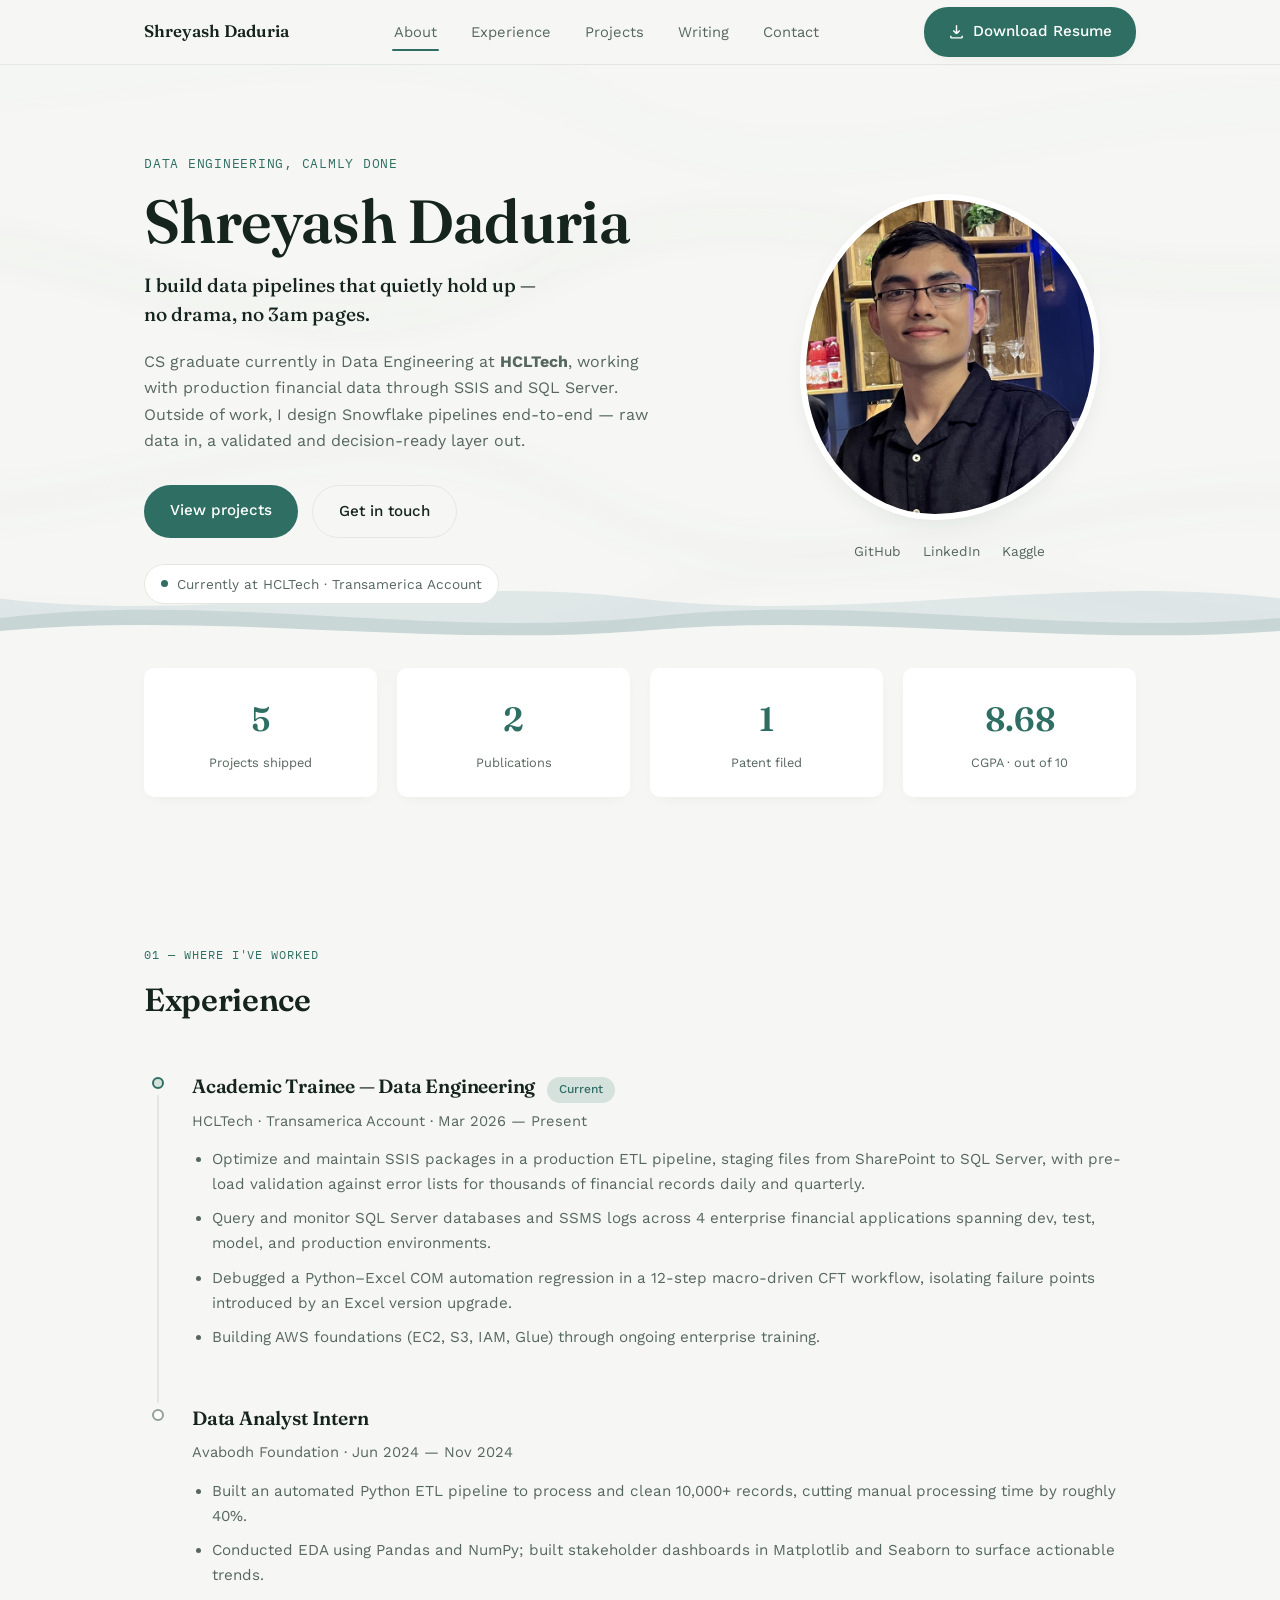
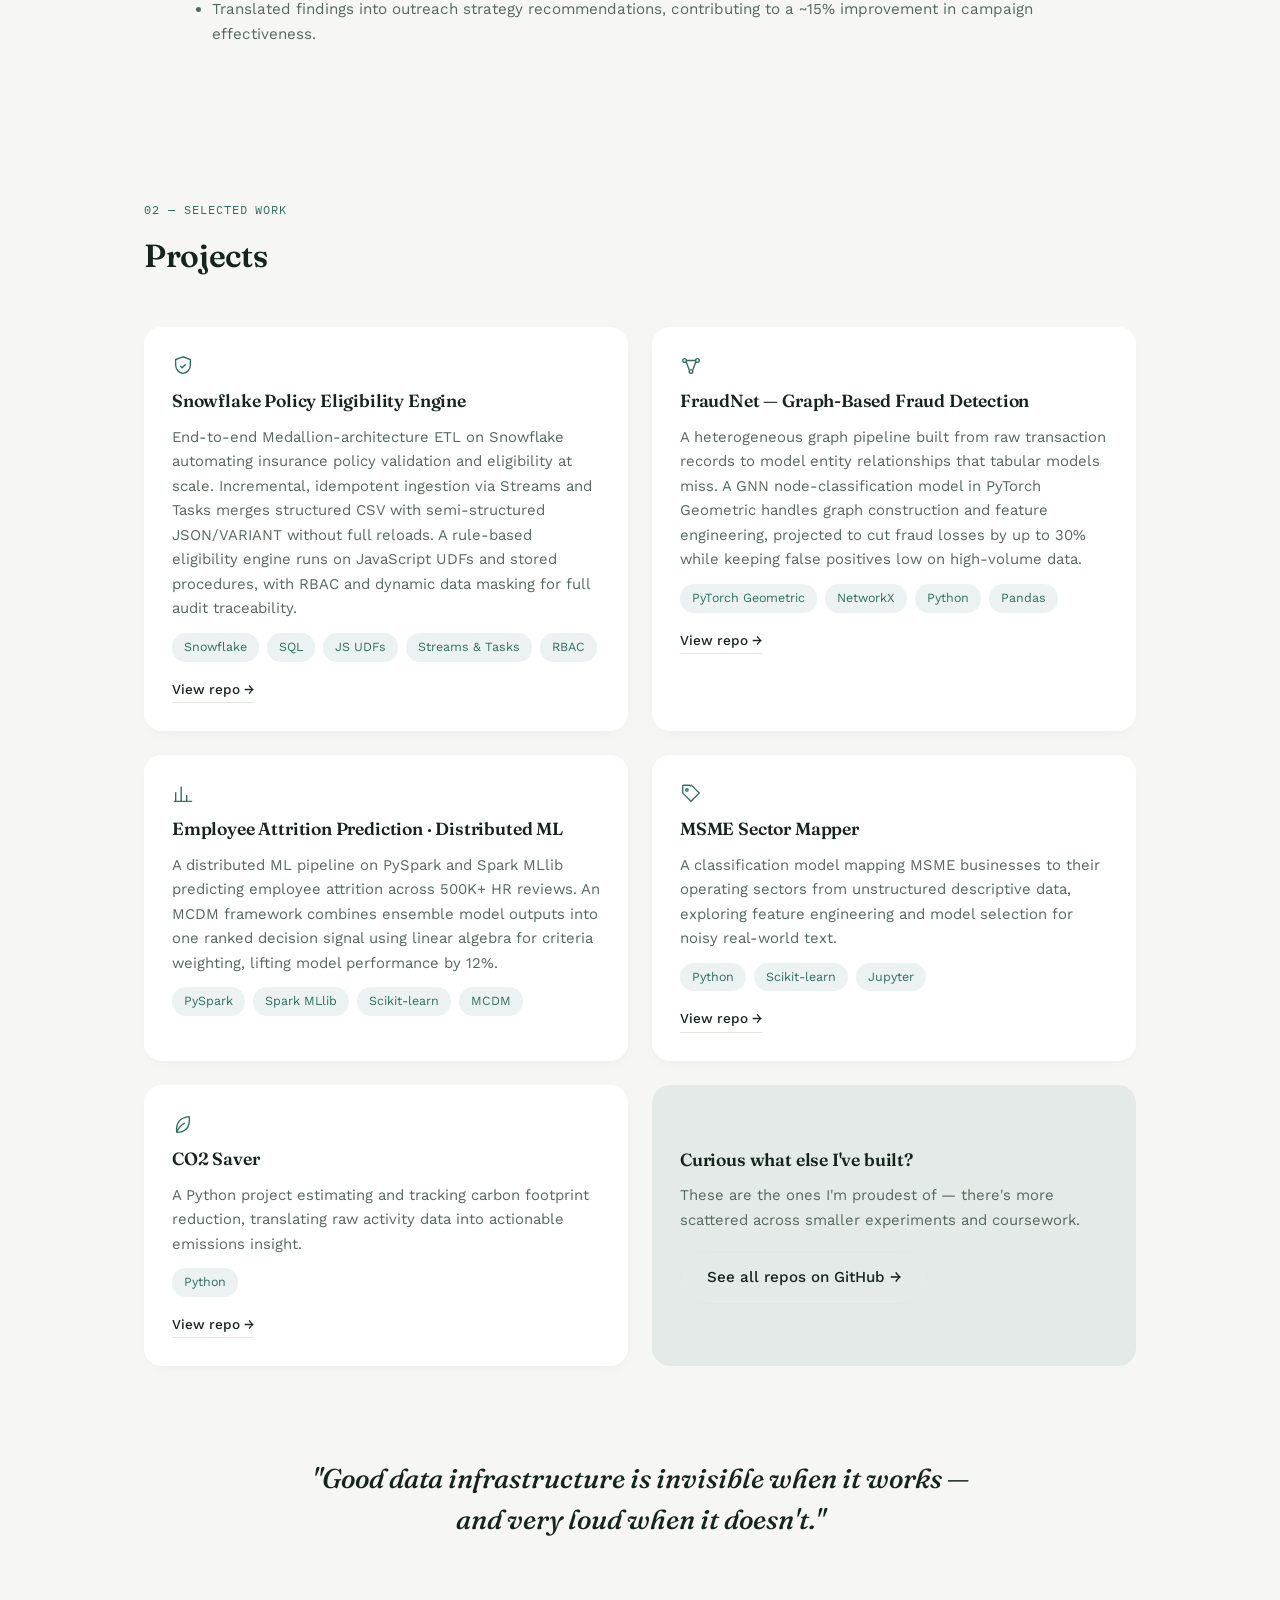
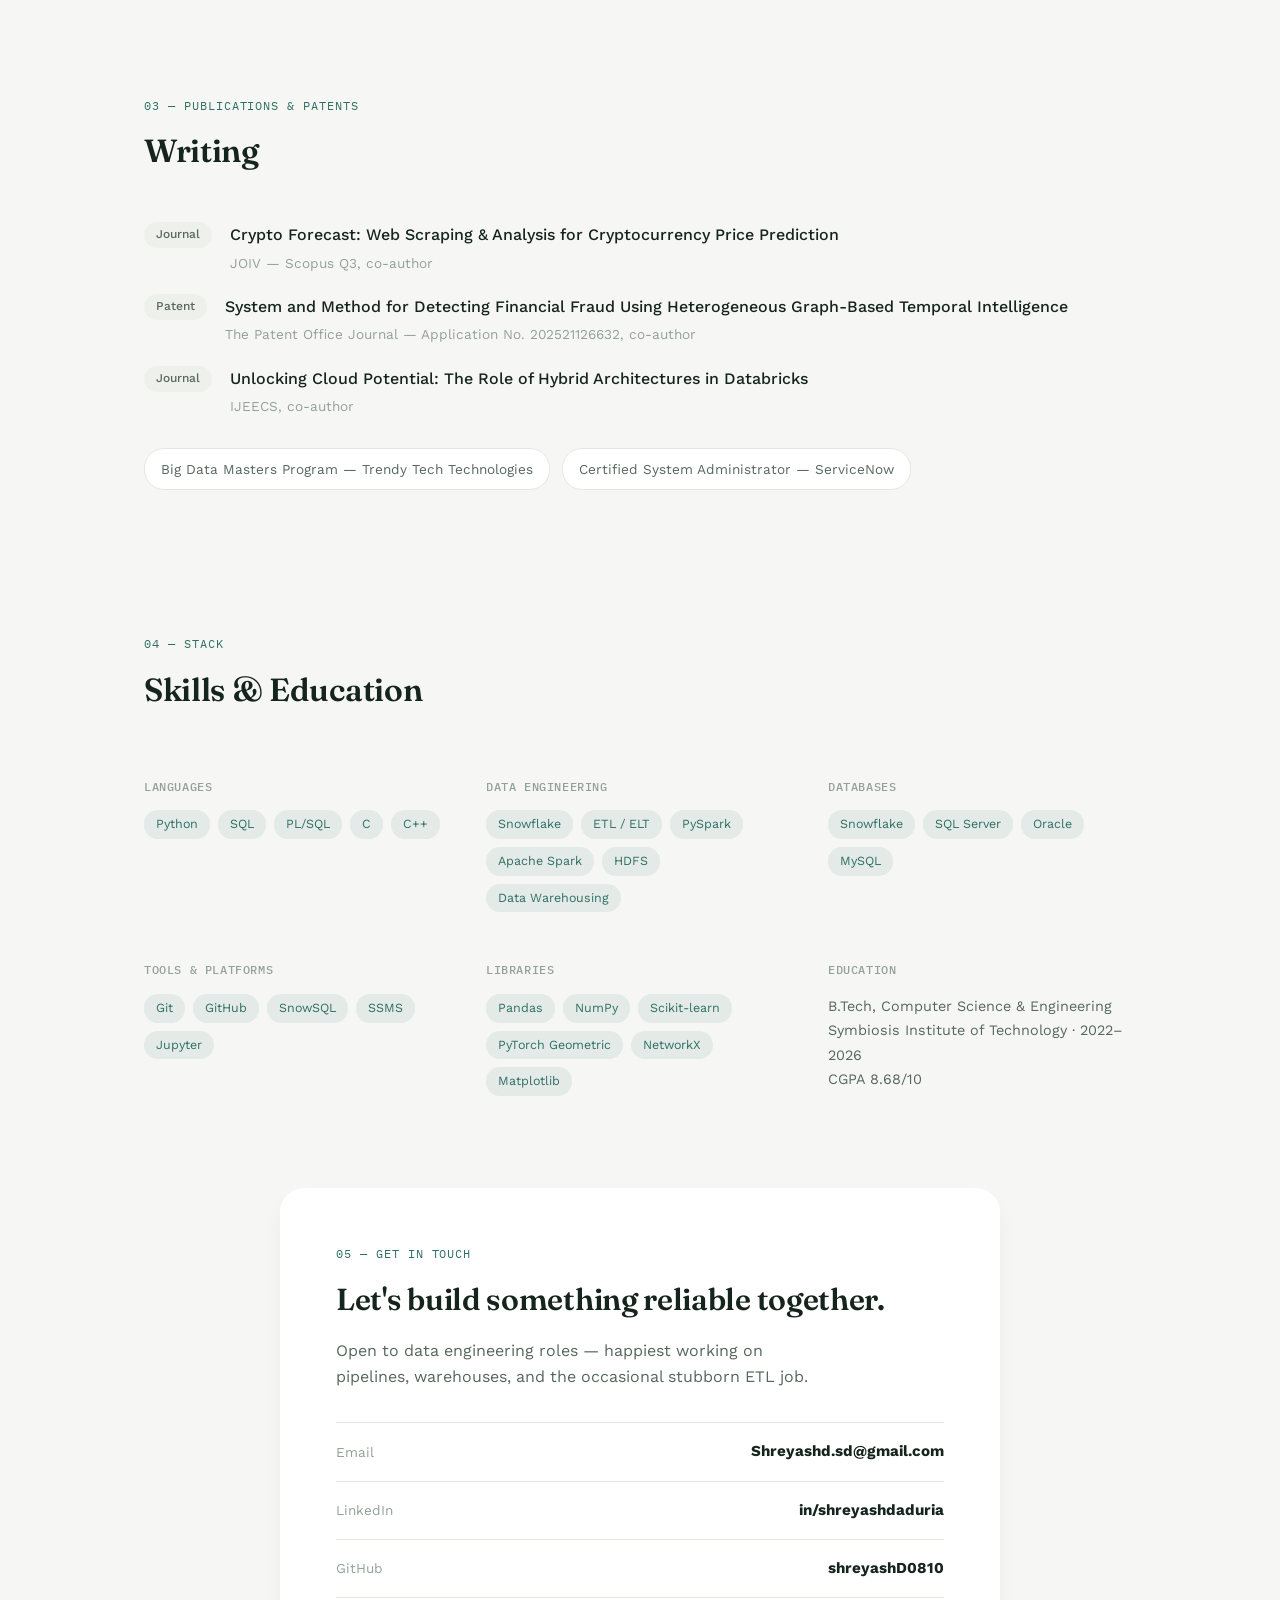
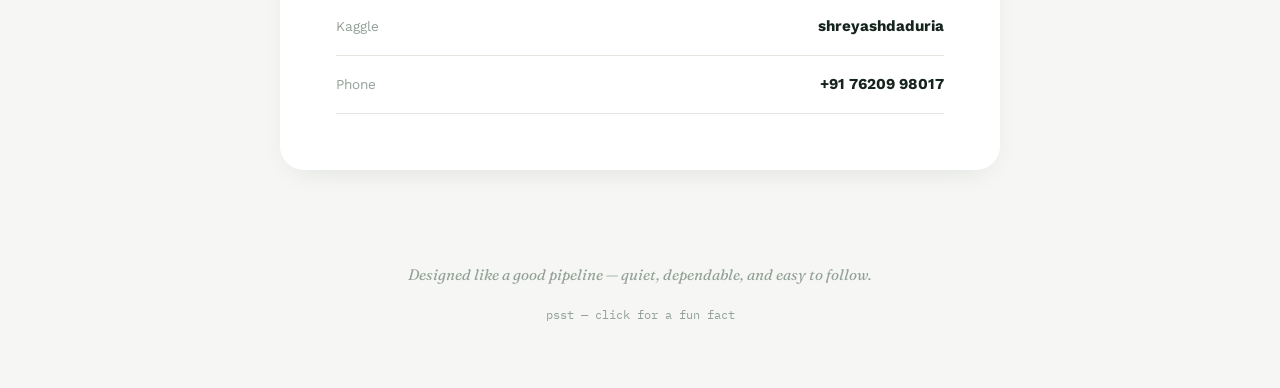
<file: index.html>
<!DOCTYPE html>
<html lang="en">
<head>
<meta charset="UTF-8">
<meta name="viewport" content="width=device-width, initial-scale=1.0">
<title>Shreyash Daduria — Data Engineer</title>
<meta name="description" content="Shreyash Daduria — Data Engineer building calm, reliable data pipelines with Snowflake, PySpark and SQL.">
<link rel="icon" href="data:image/svg+xml,%3Csvg xmlns='http://www.w3.org/2000/svg' viewBox='0 0 100 100'%3E%3Crect width='100' height='100' rx='24' fill='%232F6F63'/%3E%3Ctext x='50' y='68' font-family='serif' font-size='54' fill='%23F6F7F4' text-anchor='middle'%3ES%3C/text%3E%3C/svg%3E">
<link rel="preconnect" href="https://fonts.googleapis.com">
<link rel="preconnect" href="https://fonts.gstatic.com" crossorigin>
<link href="https://fonts.googleapis.com/css2?family=Fraunces:opsz,wght@9..144,400;9..144,500;9..144,600&family=Work+Sans:wght@400;500;600&family=IBM+Plex+Mono:wght@400;500&display=swap" rel="stylesheet">
<link rel="stylesheet" href="styles.css">
</head>
<body>

<div class="scroll-progress" id="scrollProgress" aria-hidden="true"></div>

<div class="ambient-waves" aria-hidden="true">
  <svg viewBox="0 0 1600 900" preserveAspectRatio="xMidYMid slice">
    <defs><filter id="softBlur" x="-20%" y="-20%" width="140%" height="140%"><feGaussianBlur stdDeviation="16"/></filter></defs>
    <g filter="url(#softBlur)">
      <path class="amb-path amb-1" d="M-100,260 C 200,160 420,420 700,270 C 980,120 1220,380 1700,230" fill="none" stroke="rgba(47,111,99,0.10)" stroke-width="7"/>
      <path class="amb-path amb-2" d="M-100,480 C 250,590 460,340 760,510 C 1060,650 1300,400 1700,540" fill="none" stroke="rgba(111,147,168,0.13)" stroke-width="6"/>
      <path class="amb-path amb-3" d="M-100,650 C 300,540 520,760 820,600 C 1120,470 1360,700 1700,600" fill="none" stroke="rgba(22,36,30,0.06)" stroke-width="5"/>
      <path class="amb-path amb-4" d="M-100,60 C 220,150 480,-40 760,110 C 1040,250 1280,20 1700,140" fill="none" stroke="rgba(111,147,168,0.08)" stroke-width="6"/>
    </g>
  </svg>
</div>

<!-- ================= NAV ================= -->
<header class="nav" id="nav">
  <div class="nav-inner">
    <a class="wordmark" href="#top">Shreyash Daduria</a>
    <nav class="nav-links" aria-label="Primary">
      <a href="#about">About</a>
      <a href="#experience">Experience</a>
      <a href="#projects">Projects</a>
      <a href="#writing">Writing</a>
      <a href="#contact">Contact</a>
      <span class="nav-pill" id="navPill" aria-hidden="true"></span>
    </nav>
    <a class="nav-resume" href="Shreyash_Daduria_Resume.pdf" download>
      <svg viewBox="0 0 24 24" fill="none" stroke="currentColor" stroke-width="2"><path d="M12 3v12m0 0 4.5-4.5M12 15l-4.5-4.5"/><path d="M4 18v2a1 1 0 0 0 1 1h14a1 1 0 0 0 1-1v-2"/></svg>
      <span>Download Resume</span>
    </a>
  </div>
</header>

<main id="top">

  <!-- ================= HERO ================= -->
  <section class="hero" id="about">
    <div class="hero-grid">
      <div class="hero-copy reveal">
        <p class="eyebrow">Data engineering, calmly done</p>
        <h1>Shreyash&nbsp;Daduria</h1>
        <p class="role">I build data pipelines that quietly hold up — <br class="br-desktop">no drama, no 3am pages.</p>
        <p class="lede">CS graduate currently in Data Engineering at <strong>HCLTech</strong>, working with
          production financial data through SSIS and SQL Server. Outside of work, I design Snowflake pipelines
          end-to-end — raw data in, a validated and decision-ready layer out.</p>

        <div class="hero-actions">
          <a href="#projects" class="btn btn-primary">View projects</a>
          <a href="#contact" class="btn btn-ghost">Get in touch</a>
        </div>

        <p class="currently-pill"><span class="pill-dot"></span><span id="statusText">Currently at HCLTech · Transamerica Account</span></p>
      </div>

      <div class="hero-visual reveal">
        <div class="portrait-blob">
          <img src="assets/profile.jpg" alt="Portrait of Shreyash Daduria">
        </div>
        <div class="hero-links">
          <a href="https://github.com/shreyashD0810" target="_blank" rel="noopener">GitHub</a>
          <a href="https://www.linkedin.com/in/shreyashdaduria/" target="_blank" rel="noopener">LinkedIn</a>
          <a href="https://www.kaggle.com/shreyashdaduria" target="_blank" rel="noopener">Kaggle</a>
        </div>
      </div>
    </div>

    <div class="hero-waves" aria-hidden="true">
      <svg class="wave-layer wave-back" viewBox="0 0 2880 200" preserveAspectRatio="none">
        <path d="M0,90 C240,130 480,50 720,90 C960,130 1200,50 1440,90 C1680,130 1920,50 2160,90 C2400,130 2640,50 2880,90 L2880,200 L0,200 Z" fill="rgba(111,147,168,0.16)"/>
      </svg>
      <svg class="wave-layer wave-mid" viewBox="0 0 2880 200" preserveAspectRatio="none">
        <path d="M0,120 C240,80 480,150 720,120 C960,80 1200,150 1440,120 C1680,80 1920,150 2160,120 C2400,80 2640,150 2880,120 L2880,200 L0,200 Z" fill="rgba(47,111,99,0.13)"/>
      </svg>
      <svg class="wave-layer wave-front" viewBox="0 0 2880 200" preserveAspectRatio="none">
        <path d="M0,140 C240,110 480,165 720,140 C960,110 1200,165 1440,140 C1680,110 1920,165 2160,140 C2400,110 2640,165 2880,140 L2880,200 L0,200 Z" fill="#F6F7F4"/>
      </svg>
    </div>
  </section>

  <!-- ================= STATS ================= -->
  <section class="stats-strip reveal" aria-label="Quick facts">
    <div class="stat-item">
      <p class="stat-num" data-target="5">0</p>
      <p class="stat-label">Projects shipped</p>
    </div>
    <div class="stat-item">
      <p class="stat-num" data-target="2">0</p>
      <p class="stat-label">Publications</p>
    </div>
    <div class="stat-item">
      <p class="stat-num" data-target="1">0</p>
      <p class="stat-label">Patent filed</p>
    </div>
    <div class="stat-item">
      <p class="stat-num" data-target="8.68" data-decimal="true">0</p>
      <p class="stat-label">CGPA · out of 10</p>
    </div>
  </section>

  <!-- ================= EXPERIENCE ================= -->
  <section class="section" id="experience">
    <p class="section-eyebrow reveal">01 — Where I've worked</p>
    <h2 class="reveal">Experience</h2>

    <div class="timeline">
      <article class="timeline-item reveal">
        <div class="timeline-marker"><span class="marker-dot marker-current"></span></div>
        <div class="timeline-body">
          <div class="timeline-head">
            <h3>Academic Trainee — Data Engineering</h3>
            <span class="soft-pill soft-pill-current">Current</span>
          </div>
          <p class="timeline-org">HCLTech · Transamerica Account &middot; Mar 2026 — Present</p>
          <ul>
            <li>Optimize and maintain SSIS packages in a production ETL pipeline, staging files from SharePoint to SQL Server, with pre-load validation against error lists for thousands of financial records daily and quarterly.</li>
            <li>Query and monitor SQL Server databases and SSMS logs across 4 enterprise financial applications spanning dev, test, model, and production environments.</li>
            <li>Debugged a Python–Excel COM automation regression in a 12-step macro-driven CFT workflow, isolating failure points introduced by an Excel version upgrade.</li>
            <li>Building AWS foundations (EC2, S3, IAM, Glue) through ongoing enterprise training.</li>
          </ul>
        </div>
      </article>

      <article class="timeline-item reveal">
        <div class="timeline-marker"><span class="marker-dot"></span></div>
        <div class="timeline-body">
          <h3>Data Analyst Intern</h3>
          <p class="timeline-org">Avabodh Foundation &middot; Jun 2024 — Nov 2024</p>
          <ul>
            <li>Built an automated Python ETL pipeline to process and clean 10,000+ records, cutting manual processing time by roughly 40%.</li>
            <li>Conducted EDA using Pandas and NumPy; built stakeholder dashboards in Matplotlib and Seaborn to surface actionable trends.</li>
            <li>Translated findings into outreach strategy recommendations, contributing to a ~15% improvement in campaign effectiveness.</li>
          </ul>
        </div>
      </article>
    </div>
  </section>

  <!-- ================= PROJECTS ================= -->
  <section class="section" id="projects">
    <p class="section-eyebrow reveal">02 — Selected work</p>
    <h2 class="reveal">Projects</h2>

    <div class="project-grid">

      <article class="project-card reveal">
        <svg class="project-icon" viewBox="0 0 24 24" fill="none" stroke="currentColor" stroke-width="1.5"><path d="M12 2 4 5v6c0 5 3.4 8.7 8 9 4.6-.3 8-4 8-9V5l-8-3Z"/><path d="m9 12 2 2 4-4"/></svg>
        <h3>Snowflake Policy Eligibility Engine</h3>
        <p>End-to-end Medallion-architecture ETL on Snowflake automating insurance policy validation and eligibility
          at scale. Incremental, idempotent ingestion via Streams and Tasks merges structured CSV with
          semi-structured JSON/VARIANT without full reloads. A rule-based eligibility engine runs on JavaScript
          UDFs and stored procedures, with RBAC and dynamic data masking for full audit traceability.</p>
        <div class="tag-row">
          <span class="chip">Snowflake</span><span class="chip">SQL</span><span class="chip">JS UDFs</span>
          <span class="chip">Streams &amp; Tasks</span><span class="chip">RBAC</span>
        </div>
        <a class="repo-link" href="https://github.com/shreyashD0810/Policy-Eligibility-Engine" target="_blank" rel="noopener">View repo →</a>
      </article>

      <article class="project-card reveal">
        <svg class="project-icon" viewBox="0 0 24 24" fill="none" stroke="currentColor" stroke-width="1.5"><circle cx="5" cy="6" r="2"/><circle cx="19" cy="6" r="2"/><circle cx="12" cy="18" r="2"/><path d="M6.7 7.3 10 16M17.3 7.3 14 16M7 6h10"/></svg>
        <h3>FraudNet — Graph-Based Fraud Detection</h3>
        <p>A heterogeneous graph pipeline built from raw transaction records to model entity relationships that
          tabular models miss. A GNN node-classification model in PyTorch Geometric handles graph construction and
          feature engineering, projected to cut fraud losses by up to 30% while keeping false positives low on
          high-volume data.</p>
        <div class="tag-row">
          <span class="chip">PyTorch Geometric</span><span class="chip">NetworkX</span><span class="chip">Python</span>
          <span class="chip">Pandas</span>
        </div>
        <a class="repo-link" href="https://github.com/shreyashD0810/FraudNet-GNN-based-fraud-detection-system" target="_blank" rel="noopener">View repo →</a>
      </article>

      <article class="project-card reveal">
        <svg class="project-icon" viewBox="0 0 24 24" fill="none" stroke="currentColor" stroke-width="1.5"><path d="M4 20V10M10 20V4M16 20v-7M22 20H2"/></svg>
        <h3>Employee Attrition Prediction · Distributed ML</h3>
        <p>A distributed ML pipeline on PySpark and Spark MLlib predicting employee attrition across 500K+ HR
          reviews. An MCDM framework combines ensemble model outputs into one ranked decision signal using linear
          algebra for criteria weighting, lifting model performance by 12%.</p>
        <div class="tag-row">
          <span class="chip">PySpark</span><span class="chip">Spark MLlib</span><span class="chip">Scikit-learn</span>
          <span class="chip">MCDM</span>
        </div>
      </article>

      <article class="project-card reveal">
        <svg class="project-icon" viewBox="0 0 24 24" fill="none" stroke="currentColor" stroke-width="1.5"><path d="M12.6 2.6 21 11l-9 9-8.4-8.4a2 2 0 0 1-.6-1.4V3.4A.9.9 0 0 1 3.9 2.5h6.3c.5 0 1 .2 1.4.6Z"/><circle cx="7.5" cy="7.5" r="1.3"/></svg>
        <h3>MSME Sector Mapper</h3>
        <p>A classification model mapping MSME businesses to their operating sectors from unstructured descriptive
          data, exploring feature engineering and model selection for noisy real-world text.</p>
        <div class="tag-row">
          <span class="chip">Python</span><span class="chip">Scikit-learn</span><span class="chip">Jupyter</span>
        </div>
        <a class="repo-link" href="https://github.com/shreyashD0810/MSME-Sector-Mapper-ML-CA" target="_blank" rel="noopener">View repo →</a>
      </article>

      <article class="project-card reveal">
        <svg class="project-icon" viewBox="0 0 24 24" fill="none" stroke="currentColor" stroke-width="1.5"><path d="M5 21c9 0 14-5 14-14 0-1-.1-2-.3-3C10 5 5 9 5 18c0 1 0 2 .2 3Z"/><path d="M5 21c2-5 5-8 9-10"/></svg>
        <h3>CO2 Saver</h3>
        <p>A Python project estimating and tracking carbon footprint reduction, translating raw activity data into
          actionable emissions insight.</p>
        <div class="tag-row"><span class="chip">Python</span></div>
        <a class="repo-link" href="https://github.com/shreyashD0810/CO2_Saver" target="_blank" rel="noopener">View repo →</a>
      </article>

      <article class="project-card cta-card reveal">
        <h3>Curious what else I've built?</h3>
        <p>These are the ones I'm proudest of — there's more scattered across smaller experiments and coursework.</p>
        <a class="btn btn-ghost" href="https://github.com/shreyashD0810?tab=repositories" target="_blank" rel="noopener">See all repos on GitHub →</a>
      </article>

    </div>
  </section>

  <!-- ================= PULL QUOTE ================= -->
  <section class="pull-quote reveal" aria-hidden="false">
    <p>"Good data infrastructure is invisible when it works —<br class="br-desktop"> and very loud when it doesn't."</p>
  </section>

  <!-- ================= WRITING ================= -->
  <section class="section" id="writing">
    <p class="section-eyebrow reveal">03 — Publications &amp; patents</p>
    <h2 class="reveal">Writing</h2>

    <ul class="pub-list reveal">
      <li>
        <span class="soft-pill">Journal</span>
        <div>
          <p class="pub-title">Crypto Forecast: Web Scraping &amp; Analysis for Cryptocurrency Price Prediction</p>
          <p class="pub-venue">JOIV — Scopus Q3, co-author</p>
        </div>
      </li>
      <li>
        <span class="soft-pill">Patent</span>
        <div>
          <p class="pub-title">System and Method for Detecting Financial Fraud Using Heterogeneous Graph-Based Temporal Intelligence</p>
          <p class="pub-venue">The Patent Office Journal — Application No. 202521126632, co-author</p>
        </div>
      </li>
      <li>
        <span class="soft-pill">Journal</span>
        <div>
          <p class="pub-title">Unlocking Cloud Potential: The Role of Hybrid Architectures in Databricks</p>
          <p class="pub-venue">IJEECS, co-author</p>
        </div>
      </li>
    </ul>

    <div class="cert-row reveal">
      <span class="cert-chip">Big Data Masters Program — Trendy Tech Technologies</span>
      <span class="cert-chip">Certified System Administrator — ServiceNow</span>
    </div>
  </section>

  <!-- ================= SKILLS ================= -->
  <section class="section" id="skills">
    <p class="section-eyebrow reveal">04 — Stack</p>
    <h2 class="reveal">Skills &amp; Education</h2>

    <div class="skills-grid">
      <div class="skill-group reveal">
        <h4>Languages</h4>
        <div class="tag-row"><span class="chip">Python</span><span class="chip" title="my actual love language">SQL</span><span class="chip">PL/SQL</span><span class="chip">C</span><span class="chip">C++</span></div>
      </div>
      <div class="skill-group reveal">
        <h4>Data Engineering</h4>
        <div class="tag-row"><span class="chip" title="cold storage, warm feelings">Snowflake</span><span class="chip">ETL / ELT</span><span class="chip" title="spark joy, mostly">PySpark</span><span class="chip">Apache Spark</span><span class="chip">HDFS</span><span class="chip">Data Warehousing</span></div>
      </div>
      <div class="skill-group reveal">
        <h4>Databases</h4>
        <div class="tag-row"><span class="chip">Snowflake</span><span class="chip">SQL Server</span><span class="chip">Oracle</span><span class="chip">MySQL</span></div>
      </div>
      <div class="skill-group reveal">
        <h4>Tools &amp; Platforms</h4>
        <div class="tag-row"><span class="chip">Git</span><span class="chip">GitHub</span><span class="chip">SnowSQL</span><span class="chip">SSMS</span><span class="chip">Jupyter</span></div>
      </div>
      <div class="skill-group reveal">
        <h4>Libraries</h4>
        <div class="tag-row"><span class="chip">Pandas</span><span class="chip">NumPy</span><span class="chip">Scikit-learn</span><span class="chip">PyTorch Geometric</span><span class="chip">NetworkX</span><span class="chip">Matplotlib</span></div>
      </div>
      <div class="skill-group reveal">
        <h4>Education</h4>
        <p class="edu-line">B.Tech, Computer Science &amp; Engineering<br>Symbiosis Institute of Technology · 2022–2026<br>CGPA 8.68/10</p>
      </div>
    </div>
  </section>

  <!-- ================= CONTACT ================= -->
  <section class="section contact-section" id="contact">
    <div class="contact-card reveal">
      <p class="section-eyebrow">05 — Get in touch</p>
      <h2>Let's build something reliable together.</h2>
      <p class="contact-lede">Open to data engineering roles — happiest working on pipelines, warehouses, and the
        occasional stubborn ETL job.</p>
      <div class="contact-rows">
        <a class="contact-row" href="mailto:Shreyashd.sd@gmail.com">
          <span>Email</span><strong>Shreyashd.sd@gmail.com</strong>
        </a>
        <a class="contact-row" href="https://www.linkedin.com/in/shreyashdaduria/" target="_blank" rel="noopener">
          <span>LinkedIn</span><strong>in/shreyashdaduria</strong>
        </a>
        <a class="contact-row" href="https://github.com/shreyashD0810" target="_blank" rel="noopener">
          <span>GitHub</span><strong>shreyashD0810</strong>
        </a>
        <a class="contact-row" href="https://www.kaggle.com/shreyashdaduria" target="_blank" rel="noopener">
          <span>Kaggle</span><strong>shreyashdaduria</strong>
        </a>
        <a class="contact-row" href="tel:+917620998017">
          <span>Phone</span><strong>+91 76209 98017</strong>
        </a>
      </div>
    </div>
  </section>

</main>

<footer class="footer">
  <p>Designed like a good pipeline — quiet, dependable, and easy to follow.</p>
  <button class="footer-joke" id="footerJoke" type="button">
    <span id="footerJokeText">psst — click for a fun fact</span>
  </button>
</footer>

<script src="script.js"></script>
</body>
</html>
</file>
<file: styles.css>
/* ============ tokens ============ */
:root{
  --bg: #F6F7F4;
  --surface: #FFFFFF;
  --surface-2: #EEF1EB;
  --ink: #16241E;
  --ink-muted: #56675E;
  --ink-faint: #93A199;
  --line: #E4E7E0;

  --teal: #2F6F63;
  --teal-soft: rgba(47,111,99,0.09);
  --teal-soft-2: rgba(47,111,99,0.16);
  --sky: #6F93A8;
  --sky-soft: rgba(111,147,168,0.12);

  --font-display: 'Fraunces', serif;
  --font-body: 'Work Sans', sans-serif;
  --font-mono: 'IBM Plex Mono', monospace;

  --radius: 18px;
  --radius-sm: 10px;
  --maxw: 1040px;
  --shadow-soft: 0 10px 30px -14px rgba(22,36,30,0.14);
  --shadow-softer: 0 4px 16px -8px rgba(22,36,30,0.10);
}

*{box-sizing:border-box;}
html{scroll-behavior:smooth;}
body{
  margin:0;
  background:var(--bg);
  color:var(--ink);
  font-family:var(--font-body);
  font-size:16px;
  line-height:1.65;
  -webkit-font-smoothing:antialiased;
  position:relative;
}
@media (prefers-reduced-motion: reduce){
  html{scroll-behavior:auto;}
  *{animation-duration:0.001ms !important; transition-duration:0.001ms !important;}
}

a{color:inherit;}
h1,h2,h3{font-family:var(--font-display); margin:0; letter-spacing:-0.01em; font-weight:600;}
:focus-visible{outline:2px solid var(--teal); outline-offset:3px;}

/* ============ scroll progress bar ============ */
.scroll-progress{
  position:fixed; top:0; left:0; height:3px; width:0%; z-index:50;
  background:linear-gradient(90deg, var(--teal), var(--sky));
  transition:width .1s linear;
}

/* ============ ambient full-page wave texture ============ */
.ambient-waves{
  position:fixed; inset:0; width:100vw; height:100vh; z-index:0; pointer-events:none; overflow:hidden;
}
.ambient-waves svg{width:100%; height:100%; display:block;}
.amb-path{transform-origin:50% 50%;}
.amb-1{animation:ambDrift1 16s ease-in-out infinite alternate;}
.amb-2{animation:ambDrift2 22s ease-in-out infinite alternate;}
.amb-3{animation:ambDrift3 19s ease-in-out infinite alternate;}
.amb-4{animation:ambDrift4 26s ease-in-out infinite alternate;}
@keyframes ambDrift1{0%{transform:translate(-30px,-10px) rotate(0deg);}100%{transform:translate(30px,18px) rotate(1deg);}}
@keyframes ambDrift2{0%{transform:translate(20px,15px) rotate(0deg);}100%{transform:translate(-35px,-10px) rotate(-1.2deg);}}
@keyframes ambDrift3{0%{transform:translate(-25px,12px) rotate(0.5deg);}100%{transform:translate(25px,-15px) rotate(-0.5deg);}}
@keyframes ambDrift4{0%{transform:translate(15px,-12px) rotate(0deg);}100%{transform:translate(-25px,14px) rotate(1deg);}}

/* ============ hero calm waves ============ */
.hero-waves{
  position:absolute; left:50%; transform:translateX(-50%); bottom:-2px; width:100vw; height:130px;
  overflow:hidden; z-index:-1; pointer-events:none;
}
.wave-layer{
  position:absolute; bottom:0; left:0; width:200%; height:100%;
  will-change:transform;
}
.wave-back{animation:waveDriftBack 34s linear infinite;}
.wave-mid{animation:waveDriftMid 24s linear infinite reverse;}
.wave-front{animation:waveDriftFront 18s linear infinite;}
@keyframes waveDriftBack{from{transform:translateX(0);} to{transform:translateX(-50%);}}
@keyframes waveDriftMid{from{transform:translateX(0);} to{transform:translateX(-50%);}}
@keyframes waveDriftFront{from{transform:translateX(0);} to{transform:translateX(-50%);}}

/* ============ reveal-on-scroll ============ */
.reveal{opacity:0; transform:translateY(18px); transition:opacity .7s ease, transform .7s ease;}
.reveal.is-visible{opacity:1; transform:translateY(0);}

/* ============ nav ============ */
.nav{
  position:sticky; top:0; z-index:20;
  background:rgba(246,247,244,0.86);
  backdrop-filter:blur(10px);
  border-bottom:1px solid var(--line);
}
.nav-inner{
  max-width:var(--maxw); margin:0 auto; padding:0 24px;
  display:flex; align-items:center; justify-content:space-between; height:64px;
}
.wordmark{
  font-family:var(--font-display); font-weight:600; font-size:1.05rem; text-decoration:none; color:var(--ink);
}
.nav-links{position:relative; display:flex; gap:30px;}
.nav-links a{
  font-size:0.92rem; text-decoration:none; color:var(--ink-muted); padding:6px 2px;
  transition:color .2s ease; position:relative; z-index:1;
}
.nav-links a:hover{color:var(--teal);}
.nav-pill{
  position:absolute; bottom:-1px; height:2px; background:var(--teal); border-radius:2px;
  transition:left .3s ease, width .3s ease; opacity:0;
}
.nav-resume{
  display:inline-flex; align-items:center; gap:8px;
  font-size:0.95rem; font-weight:500; text-decoration:none; color:#fff; background:var(--teal);
  padding:12px 24px; border-radius:24px; transition:background .2s ease, transform .2s ease, box-shadow .2s ease;
  box-shadow:var(--shadow-softer);
}
.nav-resume svg{width:17px; height:17px; flex:none;}
.nav-resume:hover{background:#285d53; transform:translateY(-1px); box-shadow:var(--shadow-soft);}

/* ============ hero ============ */
.hero{max-width:var(--maxw); margin:0 auto; padding:88px 24px 64px; position:relative; z-index:1;}
.hero-grid{display:grid; grid-template-columns:1.2fr 0.8fr; gap:60px; align-items:center;}
.eyebrow{
  font-family:var(--font-mono); font-size:12.5px; color:var(--teal); margin:0 0 16px;
  text-transform:uppercase; letter-spacing:0.06em;
}
h1{font-size:clamp(2.6rem,5.2vw,3.8rem); line-height:1.05; margin-bottom:18px; color:var(--ink);}
.role{font-size:1.2rem; color:var(--ink); font-weight:500; margin:0 0 20px; line-height:1.5; font-family:var(--font-display);}
.lede{color:var(--ink-muted); max-width:52ch; margin:0 0 30px; font-size:1rem;}
.hero-actions{display:flex; gap:14px; margin-bottom:26px; flex-wrap:wrap;}
.btn{
  font-family:var(--font-body); font-size:0.95rem; font-weight:500; text-decoration:none; padding:13px 26px;
  border-radius:30px; transition:all .2s ease; display:inline-block;
}
.btn-primary{background:var(--teal); color:#fff;}
.btn-primary:hover{background:#285d53; transform:translateY(-1px); box-shadow:var(--shadow-softer);}
.btn-ghost{border:1px solid var(--line); color:var(--ink);}
.btn-ghost:hover{border-color:var(--teal); color:var(--teal);}
.currently-pill{
  display:inline-flex; align-items:center; gap:9px; font-size:0.85rem; color:var(--ink-muted);
  background:var(--surface); border:1px solid var(--line); padding:8px 16px; border-radius:20px; margin:0;
}
.pill-dot{width:7px; height:7px; border-radius:50%; background:var(--teal); flex:none;}

.hero-visual{display:flex; flex-direction:column; align-items:center; gap:20px;}
.portrait-blob{
  width:100%; max-width:300px; aspect-ratio:0.92/1;
  border-radius:48% 52% 55% 45% / 55% 48% 52% 45%;
  overflow:hidden; box-shadow:var(--shadow-soft); border:6px solid var(--surface);
  position:relative;
}
.portrait-blob::after{
  content:''; position:absolute; inset:0; border-radius:inherit;
  box-shadow:inset 0 0 0 1px rgba(22,36,30,0.06);
}
.portrait-blob img{width:100%; height:100%; object-fit:cover; display:block; filter:saturate(0.92) contrast(1.02);}
.hero-links{display:flex; gap:22px;}
.hero-links a{font-size:0.85rem; color:var(--ink-muted); text-decoration:none; border-bottom:1px solid transparent;}
.hero-links a:hover{color:var(--teal); border-bottom-color:var(--teal);}

/* ============ stats strip ============ */
.stats-strip{
  max-width:var(--maxw); margin:0 auto 20px; padding:0 24px 56px;
  display:grid; grid-template-columns:repeat(4,1fr); gap:20px; position:relative; z-index:1;
}
.stat-item{
  background:var(--surface); border-radius:var(--radius-sm); padding:24px 18px; text-align:center;
  box-shadow:var(--shadow-softer);
}
.stat-num{
  font-family:var(--font-display); font-size:2.1rem; font-weight:600; color:var(--teal); margin:0 0 4px;
}
.stat-label{font-size:0.8rem; color:var(--ink-muted); margin:0;}

/* ============ sections ============ */
.section{max-width:var(--maxw); margin:0 auto; padding:72px 24px; position:relative; z-index:1;}
.section-eyebrow{
  font-family:var(--font-mono); font-size:12px; color:var(--teal); text-transform:uppercase;
  letter-spacing:0.08em; margin:0 0 10px;
}
.section h2{font-size:2rem; margin-bottom:44px; color:var(--ink);}

/* timeline */
.timeline{display:flex; flex-direction:column; gap:44px;}
.timeline-item{display:grid; grid-template-columns:28px 1fr; gap:20px;}
.timeline-marker{display:flex; justify-content:center; padding-top:6px; position:relative;}
.timeline-marker::before{
  content:''; position:absolute; top:24px; bottom:-44px; width:1.5px; background:var(--line);
}
.timeline-item:last-child .timeline-marker::before{display:none;}
.marker-dot{width:12px; height:12px; border-radius:50%; background:var(--surface); border:2px solid var(--ink-faint); display:block;}
.marker-current{border-color:var(--teal); background:var(--teal-soft-2);}
.timeline-head{display:flex; align-items:center; gap:12px; flex-wrap:wrap;}
.timeline-body h3{font-size:1.2rem; margin-bottom:6px;}
.timeline-org{color:var(--ink-muted); font-size:0.92rem; margin:0 0 14px;}
.timeline-body ul{margin:0; padding-left:20px; color:var(--ink-muted); font-size:0.95rem;}
.timeline-body li{margin-bottom:9px;}
.soft-pill{
  font-size:0.75rem; font-weight:500; padding:3px 12px; border-radius:14px;
  background:var(--surface-2); color:var(--ink-muted); white-space:nowrap;
}
.soft-pill-current{background:var(--teal-soft-2); color:var(--teal);}

/* projects */
.project-grid{display:grid; grid-template-columns:repeat(2,1fr); gap:24px; perspective:1400px;}
.project-card{
  background:var(--surface); border-radius:var(--radius); padding:28px;
  box-shadow:var(--shadow-softer); display:flex; flex-direction:column; gap:12px;
  transition:box-shadow .25s ease, transform .1s ease-out; will-change:transform;
}
.project-card:hover{box-shadow:var(--shadow-soft);}
.project-icon{width:22px; height:22px; color:var(--teal);}
.project-card h3{font-size:1.1rem; line-height:1.35;}
.project-card p{color:var(--ink-muted); font-size:0.93rem; margin:0;}
.tag-row{display:flex; flex-wrap:wrap; gap:8px;}
.chip{
  font-size:0.78rem; color:var(--teal); background:var(--teal-soft); padding:4px 12px; border-radius:14px;
}
.repo-link{
  font-size:0.85rem; color:var(--ink); text-decoration:none; font-weight:500; margin-top:4px;
  border-bottom:1px solid var(--line); width:fit-content; padding-bottom:2px;
}
.repo-link:hover{color:var(--teal); border-color:var(--teal);}
.cta-card{
  background:var(--teal-soft); justify-content:center; align-items:flex-start; box-shadow:none;
}
.cta-card h3{color:var(--ink);}
.cta-card .btn{margin-top:6px;}

/* pull quote */
.pull-quote{
  max-width:760px; margin:0 auto; padding:20px 24px 84px; text-align:center; position:relative; z-index:1;
}
.pull-quote p{
  font-family:var(--font-display); font-style:italic; font-weight:500; font-size:clamp(1.3rem,2.6vw,1.7rem);
  color:var(--ink); line-height:1.5; margin:0;
}

/* writing */
.pub-list{list-style:none; margin:0 0 30px; padding:0; display:flex; flex-direction:column; gap:20px;}
.pub-list li{display:flex; gap:18px; align-items:flex-start;}
.pub-title{margin:0 0 3px; font-size:1rem; font-weight:500;}
.pub-venue{margin:0; font-size:0.85rem; color:var(--ink-faint);}
.cert-row{display:flex; gap:12px; flex-wrap:wrap;}
.cert-chip{
  font-size:0.85rem; color:var(--ink-muted); background:var(--surface); border:1px solid var(--line);
  padding:9px 16px; border-radius:20px;
}

/* skills */
.skills-grid{display:grid; grid-template-columns:repeat(3,1fr); gap:32px 34px;}
.skill-group h4{
  font-family:var(--font-mono); font-size:12px; color:var(--ink-faint); font-weight:500;
  margin-bottom:14px; text-transform:uppercase; letter-spacing:0.05em;
}
.edu-line{font-size:0.9rem; color:var(--ink-muted); margin:0; line-height:1.7;}

/* contact */
.contact-section{padding-top:20px;}
.contact-card{
  background:var(--surface); border-radius:24px; padding:56px; box-shadow:var(--shadow-soft);
  max-width:720px; margin:0 auto; text-align:left;
}
.contact-card h2{font-size:1.9rem; margin-bottom:14px;}
.contact-lede{color:var(--ink-muted); margin:0 0 32px; max-width:48ch;}
.contact-rows{display:flex; flex-direction:column;}
.contact-row{
  display:flex; justify-content:space-between; align-items:center; text-decoration:none;
  padding:16px 0; border-top:1px solid var(--line); color:var(--ink); font-size:0.95rem;
  transition:padding-left .2s ease;
}
.contact-row:last-child{border-bottom:1px solid var(--line);}
.contact-row span{color:var(--ink-faint); font-size:0.85rem;}
.contact-row:hover{color:var(--teal); padding-left:6px;}

/* footer */
.footer{
  max-width:var(--maxw); margin:0 auto; padding:20px 24px 60px; position:relative; z-index:1; text-align:center;
}
.footer p{font-family:var(--font-display); font-style:italic; font-size:0.95rem; color:var(--ink-faint); margin:0 0 14px;}
.footer-joke{
  font-family:var(--font-mono); font-size:11.5px; color:var(--ink-faint); background:none; border:none;
  cursor:pointer; padding:6px 12px; border-radius:14px; transition:background .2s ease, color .2s ease;
}
.footer-joke:hover{background:var(--teal-soft); color:var(--teal);}

/* ============ responsive ============ */
@media (max-width:860px){
  .hero-grid{grid-template-columns:1fr;}
  .hero-visual{order:-1;}
  .project-grid{grid-template-columns:1fr;}
  .skills-grid{grid-template-columns:1fr 1fr;}
  .nav-links{display:none;}
  .contact-card{padding:36px 28px;}
  .br-desktop{display:none;}
  .stats-strip{grid-template-columns:1fr 1fr;}
}
@media (max-width:520px){
  .skills-grid{grid-template-columns:1fr;}
  .nav-resume span{display:none;}
  .hero{padding-top:60px;}
  .stats-strip{grid-template-columns:1fr 1fr; gap:14px;}
  .stat-num{font-size:1.7rem;}
}
</file>
